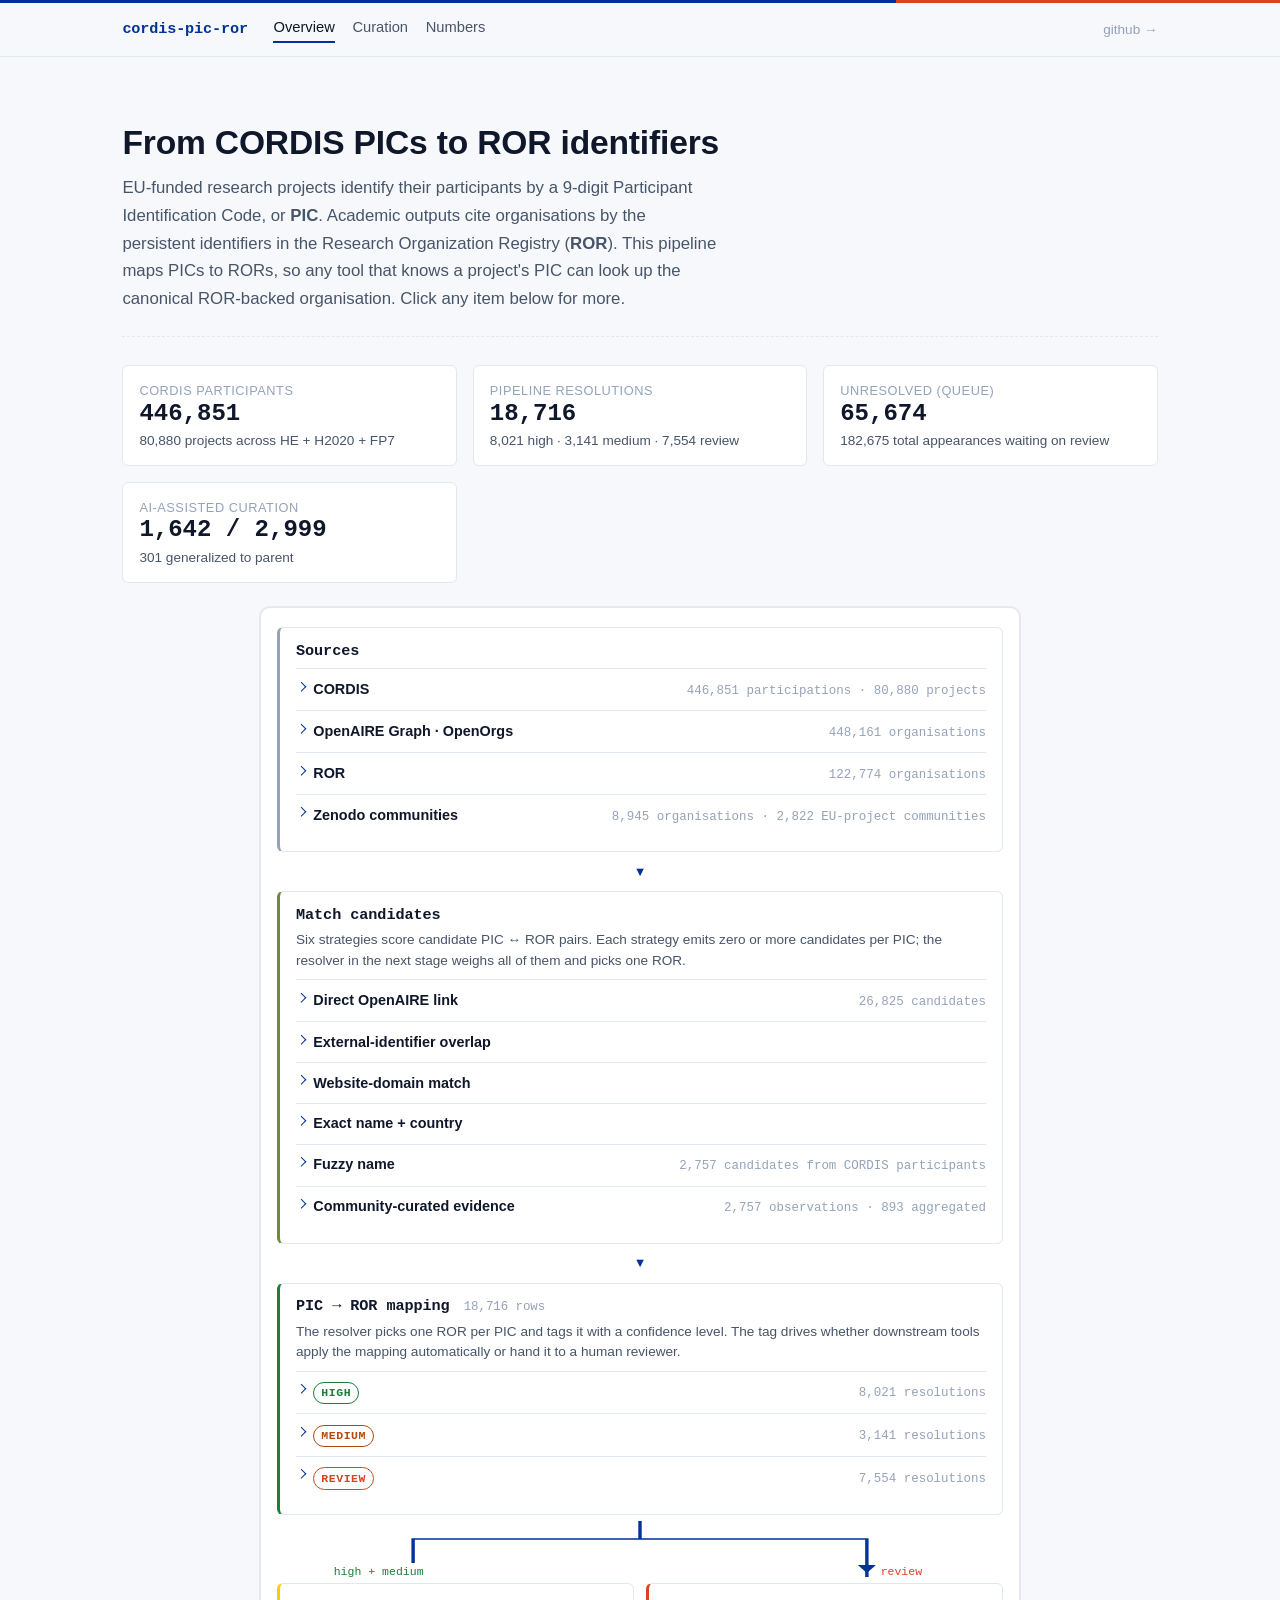
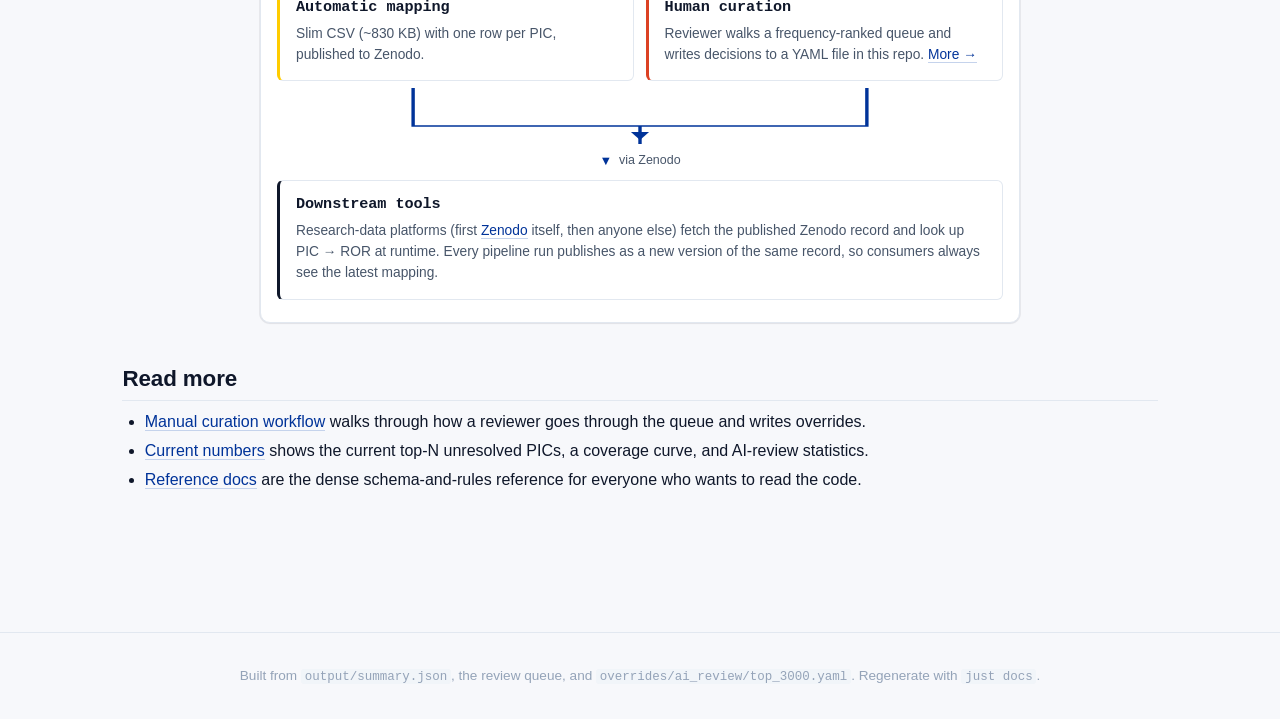
<file: docs/index.html>
<!doctype html>
<html lang="en">
<head>
<meta charset="utf-8">
<meta name="viewport" content="width=device-width, initial-scale=1">
<title>cordis-pic-ror · overview</title>
<meta name="description" content="Map European Commission PIC identifiers to ROR identifiers, so research tools can attach proper organisation affiliations to CORDIS-funded outputs.">
<link rel="stylesheet" href="style.css">
</head>
<body>
<header class="site">
  <div class="inner">
    <a class="brand" href="index.html">cordis-pic-ror</a>
    <nav>
      <a href="index.html">Overview</a>
      <a href="curation.html">Curation</a>
      <a href="data.html">Numbers</a>
    </nav>
    <a class="gh" href="https://github.com/zenodo/cordis-pic-ror" target="_blank" rel="noopener">github →</a>
  </div>
</header>

<main>

<section class="hero">
  <h1>From CORDIS PICs to ROR identifiers</h1>
  <p class="lede">
    EU-funded research projects identify their participants by a 9-digit
    Participant Identification Code, or <strong>PIC</strong>. Academic
    outputs cite organisations by the persistent identifiers in the
    Research Organization Registry (<strong>ROR</strong>). This pipeline
    maps PICs to RORs, so any tool that knows a project's PIC can look up
    the canonical ROR-backed organisation. Click any item below for more.
  </p>
</section>

<div data-stats class="grid-3"></div>

<div class="diagram">

  <section class="d-stage stage-source">
    <h3>Sources</h3>

    <details class="d-item">
      <summary>
        <span class="d-item-name">CORDIS</span>
        <span class="d-item-meta">
          <span data-count="cordis_participants">…</span> participations ·
          <span data-count="cordis_projects">…</span> projects
        </span>
      </summary>
      <p>
        The European Commission's
        <a href="https://cordis.europa.eu/" target="_blank" rel="noopener">CORDIS portal</a>
        publishes XML dumps of EU-funded research projects. Each project
        record lists its participating organisations identified by PIC. The
        pipeline reads three archives covering the major framework
        programmes: Horizon Europe, Horizon 2020, and FP7. CORDIS is the
        source of the participation records the pipeline aims to map.
      </p>
    </details>

    <details class="d-item">
      <summary>
        <span class="d-item-name">OpenAIRE Graph · OpenOrgs</span>
        <span class="d-item-meta">
          <span data-count="openaire_orgs">…</span> organisations
        </span>
      </summary>
      <p>
        OpenAIRE's organisation graph sits on top of
        <a href="https://orgs.openaire.eu/" target="_blank" rel="noopener">OpenOrgs</a>,
        the deduplicated registry that consolidates organisations across
        funder portals (CORDIS, NIH, NSF, and so on) and other sources. Each
        OpenOrgs record carries a stable identifier alongside many external
        IDs (PIC, ROR, GRID, ISNI, Wikidata, Crossref Funder), making it
        the single richest source of evidence for cross-walking PIC to ROR.
        When a record carries both a PIC and a ROR, the linkage can be
        taken directly. The wider
        <a href="https://graph.openaire.eu/" target="_blank" rel="noopener">OpenAIRE Graph</a>
        wraps OpenOrgs in research-output context (publications, datasets,
        software) the pipeline doesn't currently use.
      </p>
    </details>

    <details class="d-item">
      <summary>
        <span class="d-item-name">ROR</span>
        <span class="d-item-meta">
          <span data-count="ror_orgs">…</span> organisations
        </span>
      </summary>
      <p>
        The
        <a href="https://ror.org/" target="_blank" rel="noopener">Research Organization Registry</a>
        is the open registry for research organisations. Each entry has a
        persistent ROR identifier alongside name aliases, websites,
        country, and external IDs. ROR is the destination format every
        mapping points at.
      </p>
    </details>

    <details class="d-item">
      <summary>
        <span class="d-item-name">Zenodo communities</span>
        <span class="d-item-meta">
          <span data-count="community_orgs">…</span> organisations ·
          <span data-count="community_awards">…</span> EU-project communities
        </span>
      </summary>
      <p>
        <a href="https://zenodo.org/" target="_blank" rel="noopener">Zenodo</a>
        communities are curated collections of research records, often
        organised by funded project. Some EU-project communities maintain
        organisation metadata for their participants, recording PIC and ROR
        side by side. The pipeline uses this as supporting evidence when
        other strategies are uncertain.
      </p>
    </details>
  </section>

  <div class="d-arrow"><span class="d-arrow-glyph">▼</span></div>

  <section class="d-stage stage-derive">
    <h3>Match candidates</h3>
    <p class="d-stage-intro">
      Six strategies score candidate PIC&nbsp;↔&nbsp;ROR pairs. Each strategy
      emits zero or more candidates per PIC; the resolver in the next stage
      weighs all of them and picks one ROR.
    </p>

    <details class="d-item">
      <summary>
        <span class="d-item-name">Direct OpenAIRE link</span>
        <span class="d-item-meta">
          <span data-count="openaire_pic_ror_matches">…</span> candidates
        </span>
      </summary>
      <p>
        When an OpenOrgs record carries both a PIC and a ROR, the pipeline
        takes the linkage directly. OpenOrgs has already done the matching
        work, so this is the strongest signal available. Most
        high-confidence resolutions come from this strategy.
      </p>
    </details>

    <details class="d-item">
      <summary>
        <span class="d-item-name">External-identifier overlap</span>
      </summary>
      <p>
        OpenOrgs records often carry GRID, ISNI, Wikidata, or
        Crossref-Funder identifiers alongside a PIC. ROR records carry the
        same external IDs. When the two sides reference an identical
        external identifier, the organisations are the same; the pipeline
        pulls the matching ROR through that shared id.
      </p>
    </details>

    <details class="d-item">
      <summary>
        <span class="d-item-name">Website-domain match</span>
      </summary>
      <p>
        ROR records list each organisation's primary domain. CORDIS
        participant rows include a website URL. When the two domains match
        (e.g. <code>cnrs.fr</code>), it's strong evidence the participant is
        the same organisation as the ROR record. Ambiguous domains
        (university portals shared across faculties, generic provider
        domains) are filtered out.
      </p>
    </details>

    <details class="d-item">
      <summary>
        <span class="d-item-name">Exact name + country</span>
      </summary>
      <p>
        The normalised legal name plus country code uniquely identifies
        many organisations. The pipeline normalises capitalisation, strips
        legal-form suffixes (SA, GmbH, Ltd), and matches against ROR's name
        and alias fields. When a single ROR org in the right country
        matches the normalised CORDIS name, it's a confident match.
      </p>
    </details>

    <details class="d-item">
      <summary>
        <span class="d-item-name">Fuzzy name</span>
        <span class="d-item-meta">
          <span data-count="participant_pic_ror_matches">…</span> candidates from CORDIS participants
        </span>
      </summary>
      <p>
        For names that don't match exactly, the pipeline uses
        <a href="https://github.com/rapidfuzz/RapidFuzz" target="_blank" rel="noopener">RapidFuzz</a>
        to score similarity (token-sort, token-set, partial-ratio) within
        the same country. A high similarity threshold keeps false positives
        down, but fuzzy matches are still tagged for human review by
        default. They handle typos, language variants, and abbreviated
        legal forms that the exact-match strategy misses.
      </p>
    </details>

    <details class="d-item">
      <summary>
        <span class="d-item-name">Community-curated evidence</span>
        <span class="d-item-meta">
          <span data-count="community_pic_ror_observations">…</span> observations ·
          <span data-count="community_pic_ror_matches">…</span> aggregated
        </span>
      </summary>
      <p>
        Some Zenodo communities maintain organisation metadata for their EU
        projects, including PIC and ROR. When a community has explicitly
        matched a PIC to a ROR, the pipeline counts that as supporting
        evidence. A single community linkage is weak on its own (one
        curator's opinion). Multiple independent communities agreeing on
        the same PIC&nbsp;↔&nbsp;ROR is strong.
      </p>
    </details>
  </section>

  <div class="d-arrow"><span class="d-arrow-glyph">▼</span></div>

  <section class="d-stage stage-resolve">
    <h3>PIC → ROR mapping <span class="d-count-inline"><span data-count="pic_ror_resolutions">…</span> rows</span></h3>
    <p class="d-stage-intro">
      The resolver picks one ROR per PIC and tags it with a confidence
      level. The tag drives whether downstream tools apply the mapping
      automatically or hand it to a human reviewer.
    </p>

    <details class="d-item">
      <summary>
        <span class="d-item-name"><span class="pill high">high</span></span>
        <span class="d-item-meta"><span data-conf="high">…</span> resolutions</span>
      </summary>
      <p>
        OpenOrgs already links the PIC to exactly one ROR (most of these),
        or a community match agrees with another strategy on the same ROR.
        Applied automatically.
      </p>
      <p class="d-strategies">
        <span class="d-strategies-label">From</span>
        <span class="tag">Direct OpenAIRE link</span>
        <span class="tag">Community + another match</span>
      </p>
    </details>

    <details class="d-item">
      <summary>
        <span class="d-item-name"><span class="pill medium">medium</span></span>
        <span class="d-item-meta"><span data-conf="medium">…</span> resolutions</span>
      </summary>
      <p>
        Two strategies pick the same ROR (for example website domain and
        exact name both point at one ROR), or OpenOrgs has several
        candidate RORs and another strategy picks one of them. Applied
        automatically; worth spot-checking when you care about a specific
        organisation.
      </p>
      <p class="d-strategies">
        <span class="d-strategies-label">From combinations of</span>
        <span class="tag">Website-domain match</span>
        <span class="tag">Exact name + country</span>
        <span class="tag">External-identifier overlap</span>
        <span class="tag">Fuzzy name</span>
      </p>
    </details>

    <details class="d-item">
      <summary>
        <span class="d-item-name"><span class="pill review">review</span></span>
        <span class="d-item-meta"><span data-conf="review">…</span> resolutions</span>
      </summary>
      <p>
        Only one strategy fired, with nothing else backing it up. The
        match is plausible but it's a single signal, so it's
        <strong>not</strong> applied automatically; held back for a human.
      </p>
      <p class="d-strategies">
        <span class="d-strategies-label">From a single</span>
        <span class="tag">Website-domain match</span>
        <span class="tag">Exact name + country</span>
        <span class="tag">Fuzzy name</span>
        <span class="tag">Community-curated evidence</span>
      </p>
    </details>
  </section>

  <div class="d-fork" aria-hidden="true">
    <svg viewBox="0 0 320 56" preserveAspectRatio="none">
      <path d="M 160 0 V 18 M 160 18 H 60 V 56 M 160 18 H 260 V 56" />
      <polygon points="60,52 56,44 64,44" />
      <polygon points="260,52 256,44 264,44" />
    </svg>
    <span class="d-fork-label d-fork-left">high + medium</span>
    <span class="d-fork-label d-fork-right">review</span>
  </div>

  <div class="d-row">
    <section class="d-stage stage-publish">
      <h3>Automatic mapping</h3>
      <p class="d-mini">
        Slim CSV (~830 KB) with one row per PIC, published to Zenodo.
      </p>
    </section>

    <section class="d-stage stage-curation">
      <h3>Human curation</h3>
      <p class="d-mini">
        Reviewer walks a frequency-ranked queue and writes decisions to a
        YAML file in this repo. <a href="curation.html">More →</a>
      </p>
    </section>
  </div>

  <div class="d-merge" aria-hidden="true">
    <svg viewBox="0 0 320 56" preserveAspectRatio="none">
      <path d="M 60 0 V 38 H 260 V 0 M 160 38 V 56" />
      <polygon points="160,52 156,44 164,44" />
    </svg>
  </div>

  <div class="d-arrow"><span class="d-arrow-glyph">▼</span><span class="d-arrow-label">via Zenodo</span></div>

  <section class="d-stage stage-consumer">
    <h3>Downstream tools</h3>
    <p class="d-mini">
      Research-data platforms (first
      <a href="https://zenodo.org/" target="_blank" rel="noopener">Zenodo</a>
      itself, then anyone else) fetch the published Zenodo record and look
      up PIC&nbsp;→&nbsp;ROR at runtime. Every pipeline run publishes as a
      new version of the same record, so consumers always see the latest
      mapping.
    </p>
  </section>

</div><!-- /.diagram -->


<h2>Read more</h2>
<ul>
  <li><a href="curation.html">Manual curation workflow</a> walks through how
    a reviewer goes through the queue and writes overrides.</li>
  <li><a href="data.html">Current numbers</a> shows the current top-N
    unresolved PICs, a coverage curve, and AI-review statistics.</li>
  <li><a href="organizations-pipeline.md">Reference docs</a> are the dense
    schema-and-rules reference for everyone who wants to read the code.</li>
</ul>

</main>

<footer class="site">
  Built from <code>output/summary.json</code>, the review queue, and
  <code>overrides/ai_review/top_3000.yaml</code>. Regenerate with
  <code>just docs</code>.
</footer>

<script src="data.js"></script>
<script src="script.js"></script>
</body>
</html>
</file>
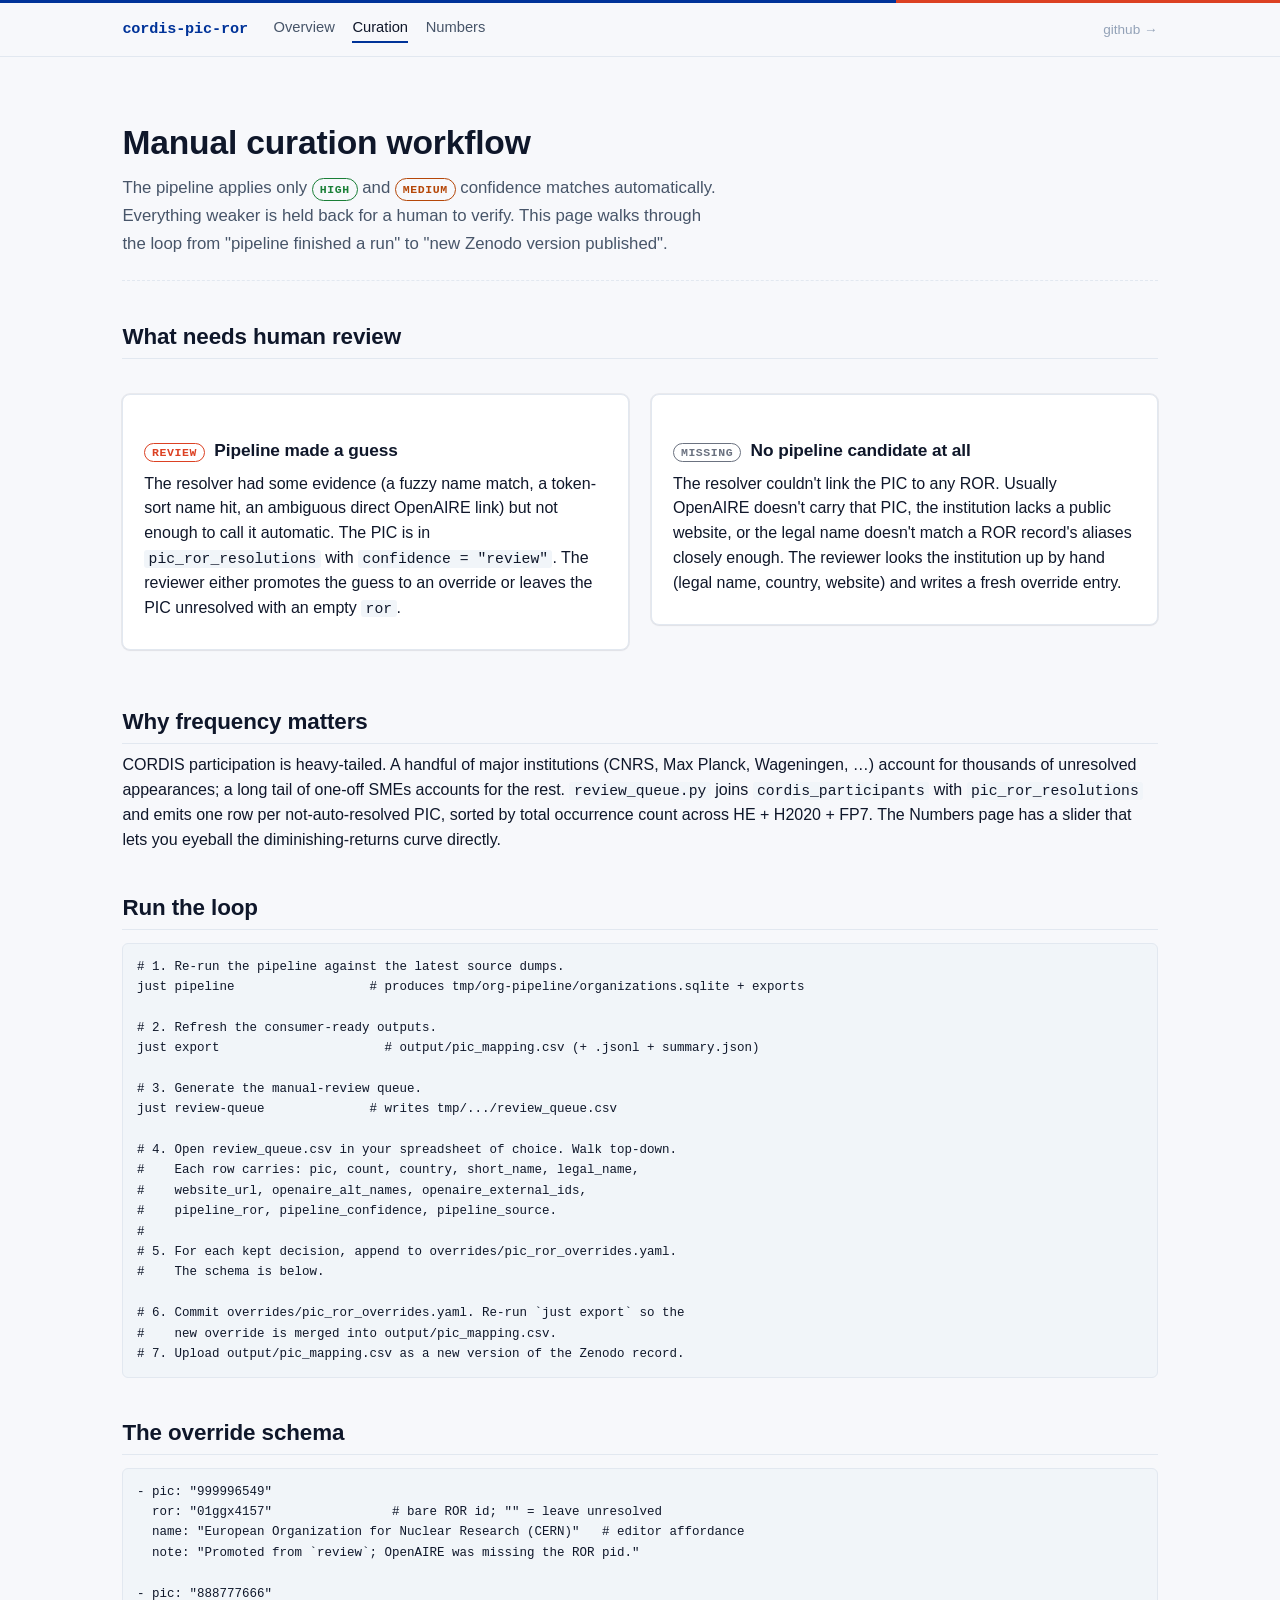
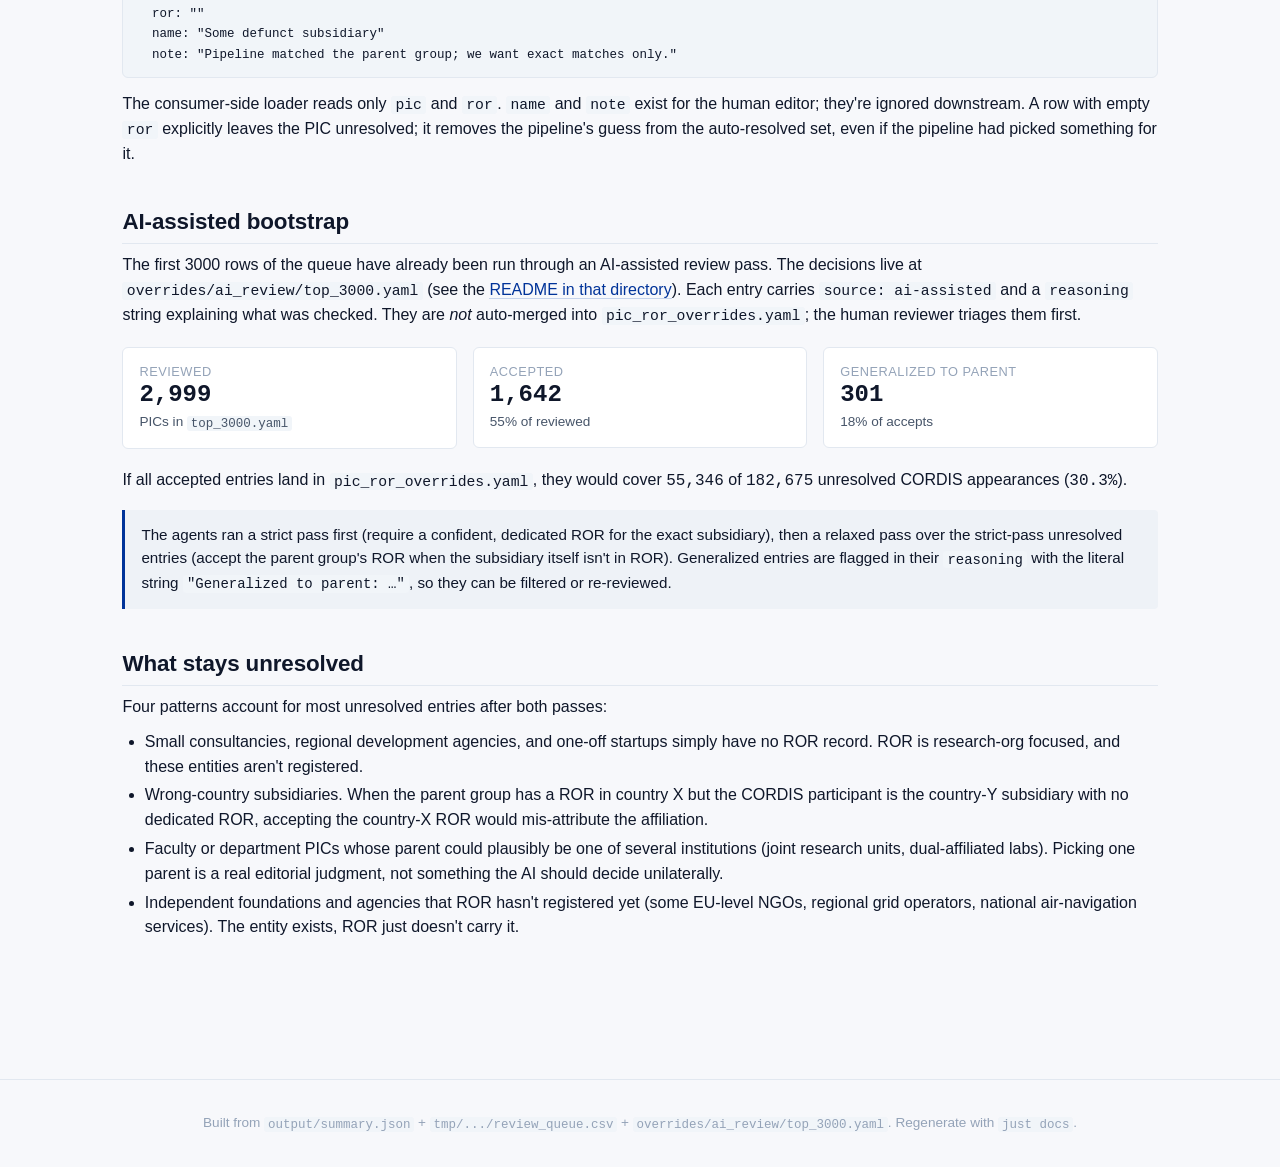
<file: docs/curation.html>
<!doctype html>
<html lang="en">
<head>
<meta charset="utf-8">
<meta name="viewport" content="width=device-width, initial-scale=1">
<title>cordis-pic-ror · curation workflow</title>
<link rel="stylesheet" href="style.css">
</head>
<body>
<header class="site">
  <div class="inner">
    <a class="brand" href="index.html">cordis-pic-ror</a>
    <nav>
      <a href="index.html">Overview</a>
      <a href="curation.html">Curation</a>
      <a href="data.html">Numbers</a>
    </nav>
    <a class="gh" href="https://github.com/zenodo/cordis-pic-ror" target="_blank" rel="noopener">github →</a>
  </div>
</header>

<main>

<section class="hero">
  <h1>Manual curation workflow</h1>
  <p class="lede">
    The pipeline applies only <span class="pill high">high</span> and
    <span class="pill medium">medium</span> confidence matches automatically.
    Everything weaker is held back for a human to verify. This page walks
    through the loop from "pipeline finished a run" to "new Zenodo version
    published".
  </p>
</section>

<h2>What needs human review</h2>
<div class="grid-2">
  <div class="card">
    <h3><span class="pill review">review</span> &nbsp;Pipeline made a guess</h3>
    <p>
      The resolver had some evidence (a fuzzy name match, a token-sort name
      hit, an ambiguous direct OpenAIRE link) but not enough to call it
      automatic. The PIC is in <code>pic_ror_resolutions</code> with
      <code>confidence = "review"</code>. The reviewer either promotes the
      guess to an override or leaves the PIC unresolved with an empty
      <code>ror</code>.
    </p>
  </div>
  <div class="card">
    <h3><span class="pill skip">missing</span> &nbsp;No pipeline candidate at all</h3>
    <p>
      The resolver couldn't link the PIC to any ROR. Usually OpenAIRE
      doesn't carry that PIC, the institution lacks a public website, or
      the legal name doesn't match a ROR record's aliases closely enough.
      The reviewer looks the institution up by hand (legal name, country,
      website) and writes a fresh override entry.
    </p>
  </div>
</div>

<h2>Why frequency matters</h2>
<p>
  CORDIS participation is heavy-tailed. A handful of major institutions
  (CNRS, Max Planck, Wageningen, …) account for thousands of unresolved
  appearances; a long tail of one-off SMEs accounts for the rest.
  <code>review_queue.py</code> joins <code>cordis_participants</code> with
  <code>pic_ror_resolutions</code> and emits one row per
  not-auto-resolved PIC, sorted by total occurrence count across HE +
  H2020 + FP7. The Numbers page has a slider that lets you eyeball the
  diminishing-returns curve directly.
</p>

<h2>Run the loop</h2>
<pre><code># 1. Re-run the pipeline against the latest source dumps.
just pipeline                  # produces tmp/org-pipeline/organizations.sqlite + exports

# 2. Refresh the consumer-ready outputs.
just export                      # output/pic_mapping.csv (+ .jsonl + summary.json)

# 3. Generate the manual-review queue.
just review-queue              # writes tmp/.../review_queue.csv

# 4. Open review_queue.csv in your spreadsheet of choice. Walk top-down.
#    Each row carries: pic, count, country, short_name, legal_name,
#    website_url, openaire_alt_names, openaire_external_ids,
#    pipeline_ror, pipeline_confidence, pipeline_source.
#
# 5. For each kept decision, append to overrides/pic_ror_overrides.yaml.
#    The schema is below.

# 6. Commit overrides/pic_ror_overrides.yaml. Re-run `just export` so the
#    new override is merged into output/pic_mapping.csv.
# 7. Upload output/pic_mapping.csv as a new version of the Zenodo record.</code></pre>

<h2>The override schema</h2>
<pre><code>- pic: "999996549"
  ror: "01ggx4157"                # bare ROR id; "" = leave unresolved
  name: "European Organization for Nuclear Research (CERN)"   # editor affordance
  note: "Promoted from `review`; OpenAIRE was missing the ROR pid."

- pic: "888777666"
  ror: ""
  name: "Some defunct subsidiary"
  note: "Pipeline matched the parent group; we want exact matches only."</code></pre>
<p>
  The consumer-side loader reads only <code>pic</code> and <code>ror</code>.
  <code>name</code> and <code>note</code> exist for the human editor; they're
  ignored downstream. A row with empty <code>ror</code> explicitly leaves
  the PIC unresolved; it removes the pipeline's guess from the auto-resolved
  set, even if the pipeline had picked something for it.
</p>

<h2>AI-assisted bootstrap</h2>
<p>
  The first 3000 rows of the queue have already been run through an
  AI-assisted review pass. The decisions live at
  <code>overrides/ai_review/top_3000.yaml</code> (see the
  <a href="https://github.com/zenodo/cordis-pic-ror/tree/main/overrides/ai_review">README in that directory</a>).
  Each entry carries <code>source: ai-assisted</code> and a
  <code>reasoning</code> string explaining what was checked. They are
  <em>not</em> auto-merged into <code>pic_ror_overrides.yaml</code>; the
  human reviewer triages them first.
</p>
<div data-ai-review></div>
<div class="callout">
  The agents ran a strict pass first (require a confident, dedicated ROR
  for the exact subsidiary), then a relaxed pass over the strict-pass
  unresolved entries (accept the parent group's ROR when the subsidiary
  itself isn't in ROR). Generalized entries are flagged in their
  <code>reasoning</code> with the literal string
  <code>"Generalized to parent: …"</code>, so they can be filtered or
  re-reviewed.
</div>

<h2>What stays unresolved</h2>
<p>Four patterns account for most unresolved entries after both passes:</p>
<ul>
  <li>
    Small consultancies, regional development agencies, and one-off
    startups simply have no ROR record. ROR is research-org focused, and
    these entities aren't registered.
  </li>
  <li>
    Wrong-country subsidiaries. When the parent group has a ROR in country
    X but the CORDIS participant is the country-Y subsidiary with no
    dedicated ROR, accepting the country-X ROR would mis-attribute the
    affiliation.
  </li>
  <li>
    Faculty or department PICs whose parent could plausibly be one of
    several institutions (joint research units, dual-affiliated labs).
    Picking one parent is a real editorial judgment, not something the AI
    should decide unilaterally.
  </li>
  <li>
    Independent foundations and agencies that ROR hasn't registered yet
    (some EU-level NGOs, regional grid operators, national
    air-navigation services). The entity exists, ROR just doesn't carry
    it.
  </li>
</ul>

</main>

<footer class="site">
  Built from <code>output/summary.json</code> + <code>tmp/.../review_queue.csv</code> +
  <code>overrides/ai_review/top_3000.yaml</code>.
  Regenerate with <code>just docs</code>.
</footer>

<script src="data.js"></script>
<script src="script.js"></script>
</body>
</html>
</file>
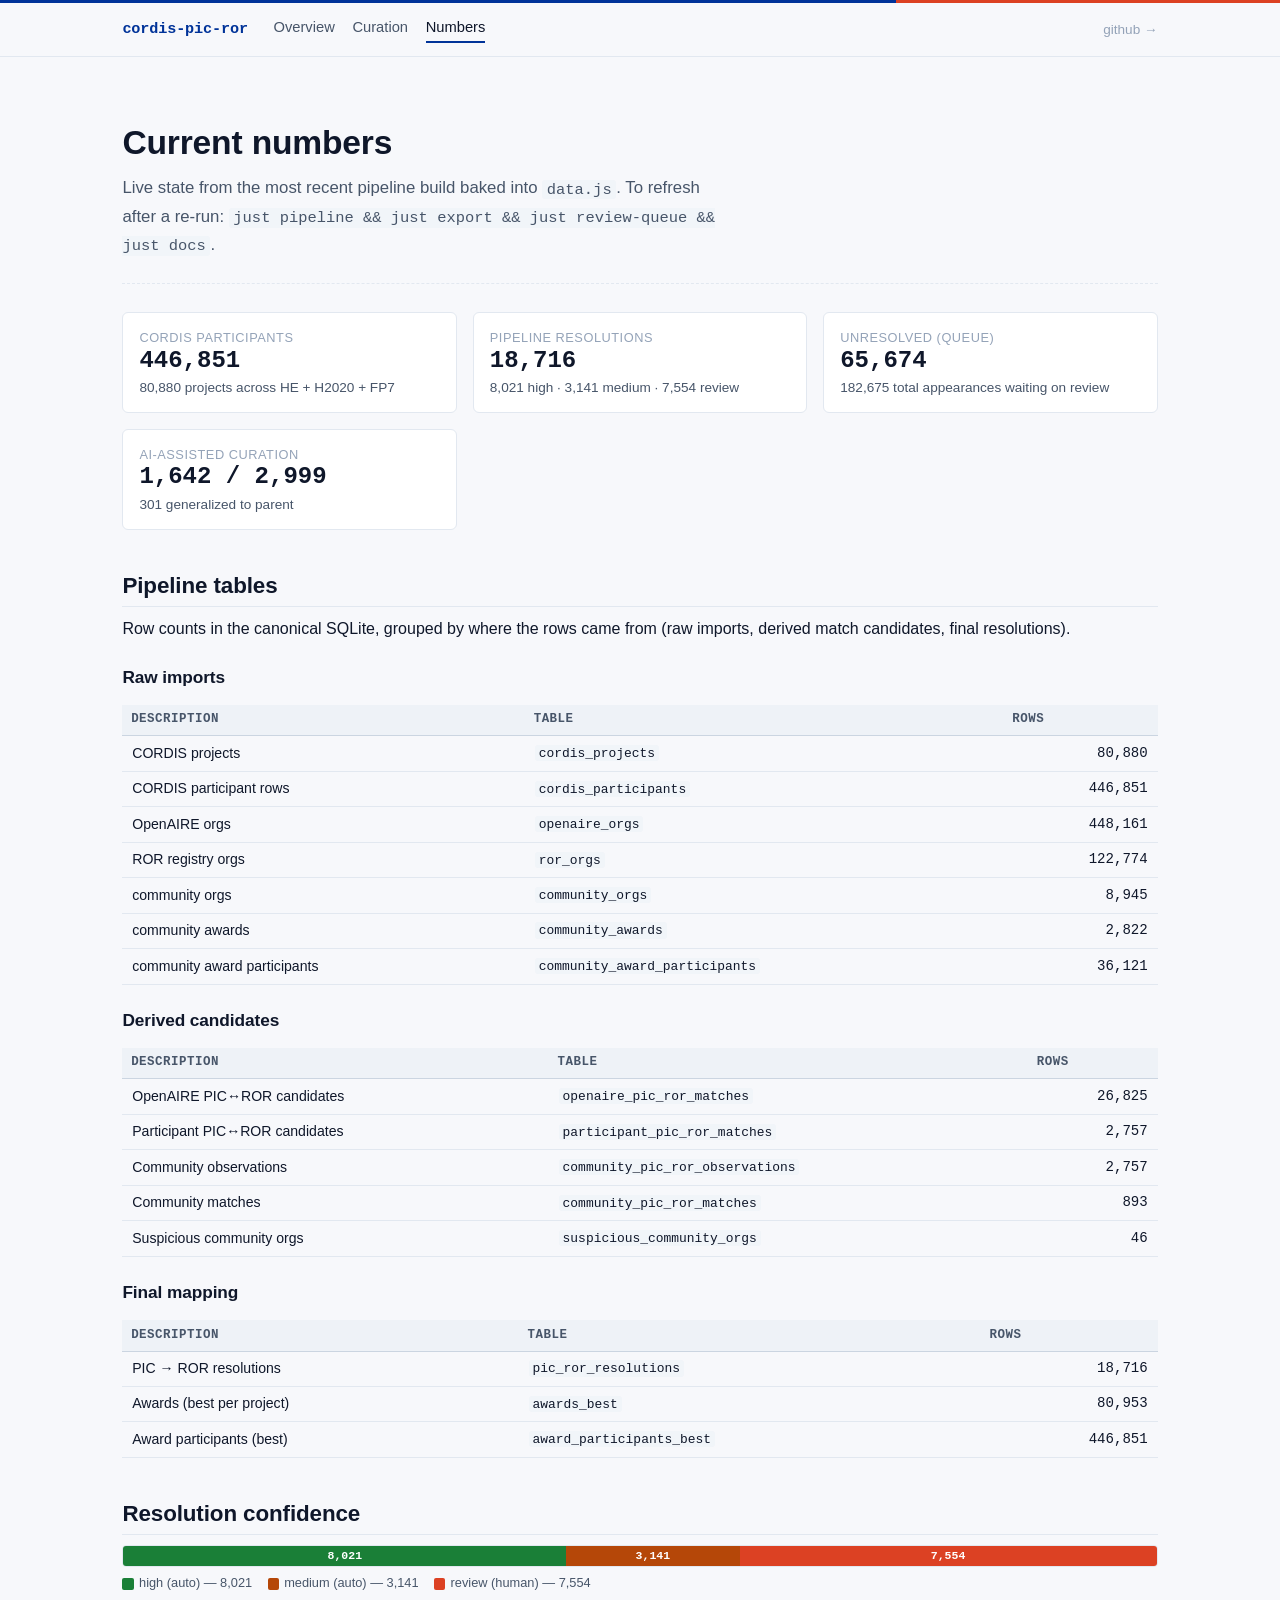
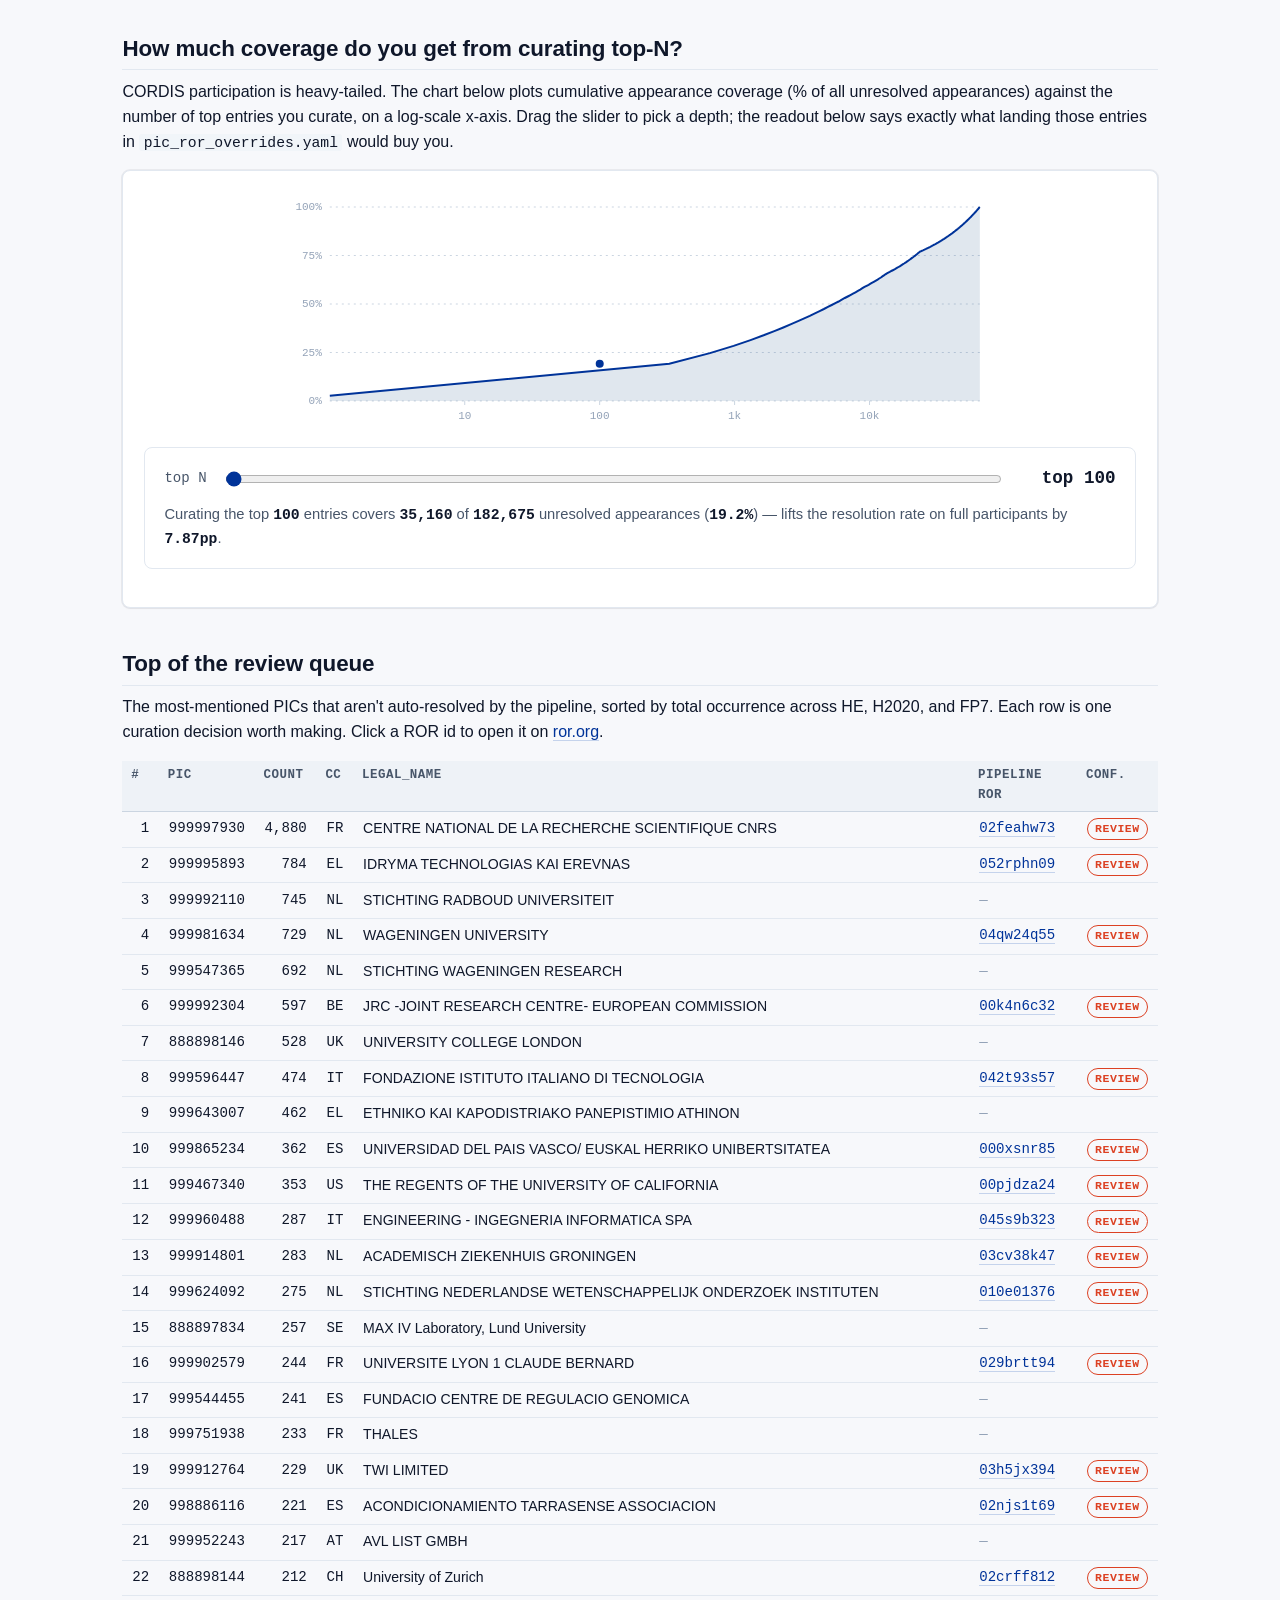
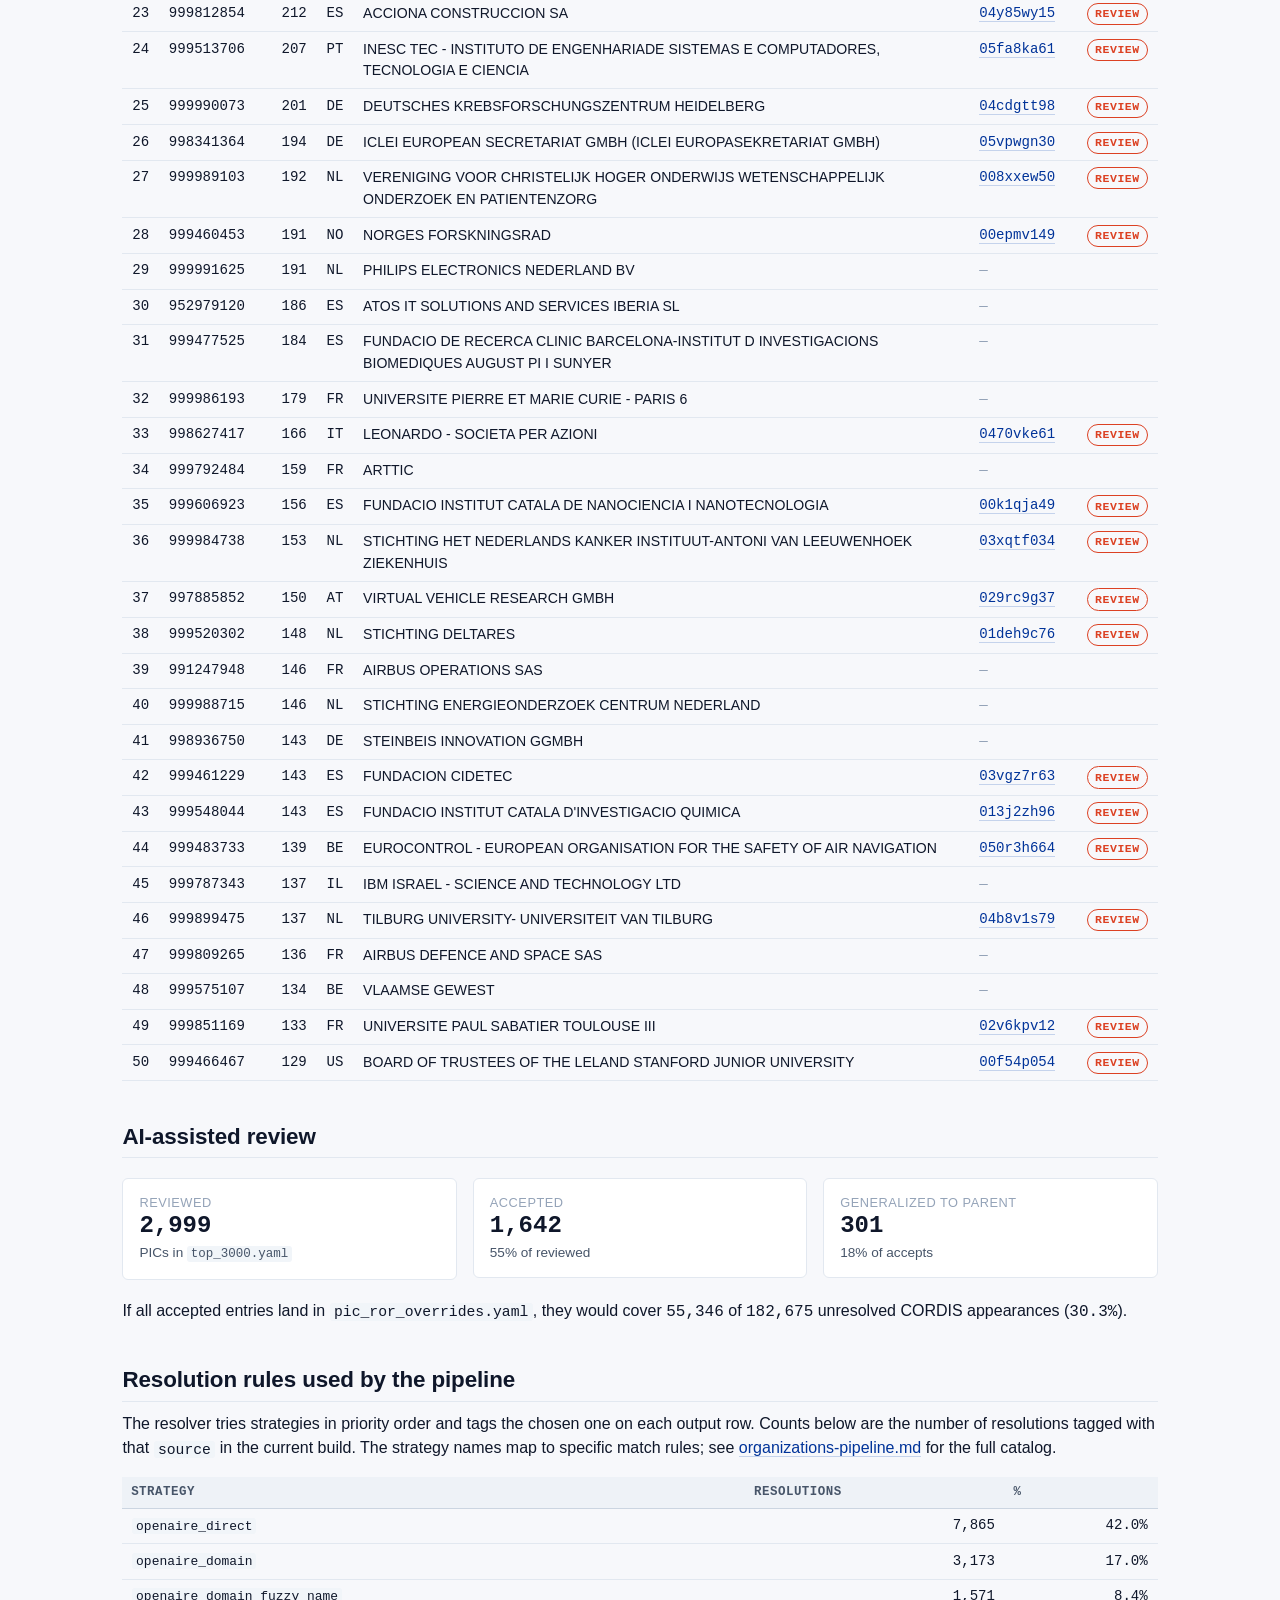
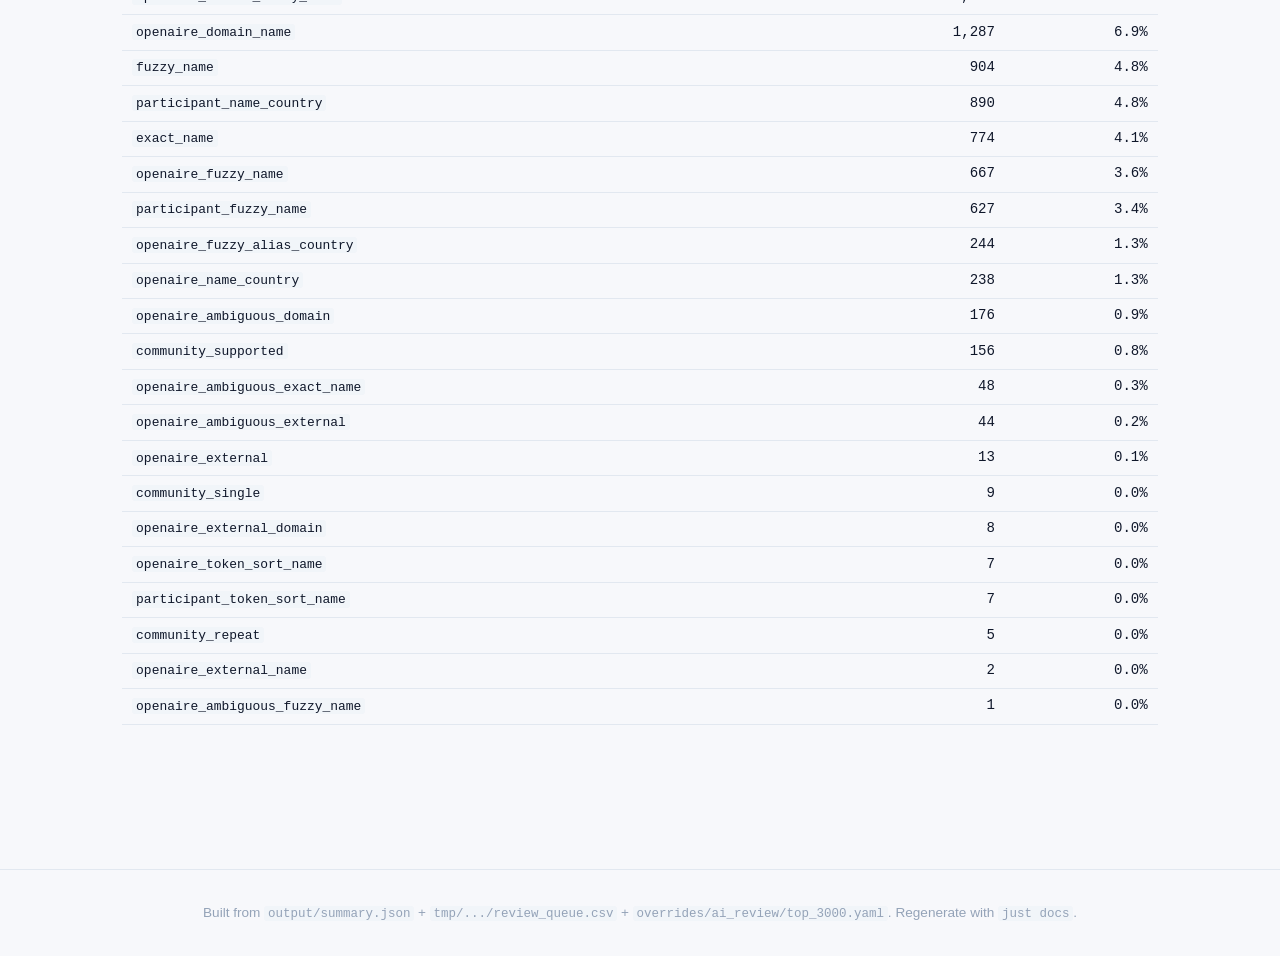
<file: docs/data.html>
<!doctype html>
<html lang="en">
<head>
<meta charset="utf-8">
<meta name="viewport" content="width=device-width, initial-scale=1">
<title>cordis-pic-ror · current numbers</title>
<link rel="stylesheet" href="style.css">
</head>
<body>
<header class="site">
  <div class="inner">
    <a class="brand" href="index.html">cordis-pic-ror</a>
    <nav>
      <a href="index.html">Overview</a>
      <a href="curation.html">Curation</a>
      <a href="data.html">Numbers</a>
    </nav>
    <a class="gh" href="https://github.com/zenodo/cordis-pic-ror" target="_blank" rel="noopener">github →</a>
  </div>
</header>

<main>

<section class="hero">
  <h1>Current numbers</h1>
  <p class="lede">
    Live state from the most recent pipeline build baked into
    <code>data.js</code>. To refresh after a re-run:
    <code>just pipeline &amp;&amp; just export &amp;&amp; just review-queue &amp;&amp; just docs</code>.
  </p>
</section>

<div data-stats class="grid-3"></div>

<h2>Pipeline tables</h2>
<p>
  Row counts in the canonical SQLite, grouped by where the rows came from
  (raw imports, derived match candidates, final resolutions).
</p>
<div data-table-counts></div>

<h2>Resolution confidence</h2>
<div data-confidence-bar></div>

<h2>How much coverage do you get from curating top-N?</h2>
<p>
  CORDIS participation is heavy-tailed. The chart below plots cumulative
  appearance coverage (% of all unresolved appearances) against the number
  of top entries you curate, on a log-scale x-axis. Drag the slider to
  pick a depth; the readout below says exactly what landing those entries
  in <code>pic_ror_overrides.yaml</code> would buy you.
</p>

<div class="card">
  <svg data-coverage-chart class="chart"></svg>
  <div class="slider-block" style="margin-top:1rem;">
    <label>
      <span>top N</span>
      <input type="range" data-coverage-slider min="1" max="1000" value="100">
      <span class="readout" data-coverage-readout>top 100</span>
    </label>
    <div class="summary" data-coverage-summary></div>
  </div>
</div>

<h2>Top of the review queue</h2>
<p>
  The most-mentioned PICs that aren't auto-resolved by the pipeline,
  sorted by total occurrence across HE, H2020, and FP7. Each row is one
  curation decision worth making. Click a ROR id to open it on
  <a href="https://ror.org">ror.org</a>.
</p>
<div data-top-table></div>

<h2>AI-assisted review</h2>
<div data-ai-review></div>

<h2>Resolution rules used by the pipeline</h2>
<p>
  The resolver tries strategies in priority order and tags the chosen one
  on each output row. Counts below are the number of resolutions tagged
  with that <code>source</code> in the current build. The strategy names
  map to specific match rules; see
  <a href="organizations-pipeline.md">organizations-pipeline.md</a> for the
  full catalog.
</p>
<div data-source-table></div>

</main>

<footer class="site">
  Built from <code>output/summary.json</code> + <code>tmp/.../review_queue.csv</code> +
  <code>overrides/ai_review/top_3000.yaml</code>.
  Regenerate with <code>just docs</code>.
</footer>

<script src="data.js"></script>
<script src="script.js"></script>
<script>
// Page-specific renderers (table_counts + source_table) live here so they
// stay close to the markup that needs them.
(function () {
  function fmt(n) { return Number(n).toLocaleString("en-US"); }

  function renderTableCounts() {
    const root = document.querySelector("[data-table-counts]");
    if (!root) return;
    const tc = (window.DATA && window.DATA.summary && window.DATA.summary.table_counts) || {};
    const groups = [
      {
        title: "Raw imports",
        keys: [
          ["cordis_projects", "CORDIS projects"],
          ["cordis_participants", "CORDIS participant rows"],
          ["openaire_orgs", "OpenAIRE orgs"],
          ["ror_orgs", "ROR registry orgs"],
          ["community_orgs", "community orgs"],
          ["community_awards", "community awards"],
          ["community_award_participants", "community award participants"]
        ]
      },
      {
        title: "Derived candidates",
        keys: [
          ["openaire_pic_ror_matches", "OpenAIRE PIC↔ROR candidates"],
          ["participant_pic_ror_matches", "Participant PIC↔ROR candidates"],
          ["community_pic_ror_observations", "Community observations"],
          ["community_pic_ror_matches", "Community matches"],
          ["suspicious_community_orgs", "Suspicious community orgs"]
        ]
      },
      {
        title: "Final mapping",
        keys: [
          ["pic_ror_resolutions", "PIC → ROR resolutions"],
          ["awards_best", "Awards (best per project)"],
          ["award_participants_best", "Award participants (best)"]
        ]
      }
    ];
    const html = groups.map(g => {
      const rows = g.keys
        .filter(([k]) => tc[k] != null)
        .map(([k, label]) =>
          "<tr><td class=name>" + label + "</td><td><code>" + k + "</code></td>" +
          "<td class=num>" + fmt(tc[k]) + "</td></tr>"
        ).join("");
      if (!rows) return "";
      return "<h3>" + g.title + "</h3>" +
        "<table class=data><thead><tr><th>Description</th><th>Table</th><th class=num>Rows</th></tr></thead>" +
        "<tbody>" + rows + "</tbody></table>";
    }).join("");
    root.innerHTML = html || '<p class="muted small">No table counts found in summary.json.</p>';
  }

  function renderSourceTable() {
    const root = document.querySelector("[data-source-table]");
    if (!root) return;
    const src = (window.DATA && window.DATA.summary && window.DATA.summary.resolution_source) || {};
    const entries = Object.entries(src).sort((a, b) => b[1] - a[1]);
    if (!entries.length) {
      root.innerHTML = '<p class="muted small">No resolution_source counts in summary.json.</p>';
      return;
    }
    const total = entries.reduce((acc, [, n]) => acc + n, 0);
    root.innerHTML =
      "<table class=data><thead><tr><th>Strategy</th><th class=num>Resolutions</th><th class=num>%</th></tr></thead><tbody>" +
      entries.map(([k, n]) =>
        "<tr><td><code>" + k + "</code></td>" +
        "<td class=num>" + fmt(n) + "</td>" +
        "<td class=num muted>" + ((n / total) * 100).toFixed(1) + "%</td></tr>"
      ).join("") +
      "</tbody></table>";
  }

  document.addEventListener("DOMContentLoaded", () => {
    renderTableCounts();
    renderSourceTable();
  });
})();
</script>
</body>
</html>
</file>
<file: docs/style.css>
/* cordis-pic-ror docs site
 *
 * Palette: EU Reflex Blue (#003399) as primary, ROR coral (#dc4123) for
 * secondary / review accents, EU yellow (#ffcc00) sparingly for highlights.
 * Cool whites and slate grays everywhere else. Vanilla CSS, no build step,
 * no network fonts.
 */

:root {
  --bg: #f7f8fb;
  --bg-elev: #ffffff;
  --bg-soft: #eef2f7;
  --ink: #0f172a;
  --ink-soft: #475569;
  --ink-muted: #94a3b8;

  /* EU Reflex Blue — primary action / link color. */
  --accent: #003399;
  --accent-hover: #00257a;
  --accent-soft: #c5d3ec;
  --accent-bg: #eaf0fb;

  /* ROR coral — secondary accent + "review" status. */
  --accent-2: #dc4123;
  --accent-2-soft: #fce0d9;

  /* EU yellow — sparing highlight (used on "high" pill, callouts). */
  --highlight: #ffcc00;
  --highlight-soft: #fff5b2;

  /* Status. */
  --good: #1a7f37;     /* high confidence / accept */
  --warn: #b54708;     /* medium */
  --bad: #dc4123;      /* review (matches ROR coral) */
  --grey: #6b7280;

  --border: #cbd5e1;
  --border-soft: #e2e8f0;
  --code-bg: #f1f5f9;
  --shadow: 0 1px 2px rgba(15, 23, 42, 0.04), 0 0 0 1px rgba(15, 23, 42, 0.06);

  --font-sans: ui-sans-serif, -apple-system, BlinkMacSystemFont, "Segoe UI",
    Roboto, "Helvetica Neue", Arial, sans-serif;
  --font-mono: "Berkeley Mono", "SF Mono", Menlo, Consolas, "Liberation Mono",
    monospace;
}

* { box-sizing: border-box; }

html, body {
  margin: 0;
  background: var(--bg);
  color: var(--ink);
  font-family: var(--font-sans);
  font-size: 16px;
  line-height: 1.55;
  -webkit-font-smoothing: antialiased;
}

a { color: var(--accent); text-decoration: none; border-bottom: 1px solid var(--accent-soft); }
a:hover { border-bottom-color: var(--accent); }

code, pre, .mono { font-family: var(--font-mono); }
code { background: var(--code-bg); padding: 0.05em 0.3em; border-radius: 3px; font-size: 0.92em; }
pre {
  background: var(--code-bg);
  border: 1px solid var(--border-soft);
  border-radius: 6px;
  padding: 0.9em 1em;
  overflow-x: auto;
  font-size: 0.85em;
  line-height: 1.5;
}
pre code { background: transparent; padding: 0; }

h1, h2, h3, h4 { font-weight: 600; line-height: 1.25; letter-spacing: -0.005em; }
h1 { font-size: 2.1rem; margin: 0 0 0.4em; }
h2 { font-size: 1.4rem; margin: 2.6rem 0 0.6rem; padding-bottom: 0.3em; border-bottom: 1px solid var(--border-soft); }
h3 { font-size: 1.08rem; margin: 1.6rem 0 0.4rem; color: var(--ink); }
h4 { font-size: 0.95rem; margin: 1.2rem 0 0.3rem; color: var(--ink-soft); text-transform: uppercase; letter-spacing: 0.04em; }

p { margin: 0.6em 0; }
ul, ol { margin: 0.5em 0 0.7em; padding-left: 1.4em; }
li { margin: 0.25em 0; }
hr { border: none; border-top: 1px solid var(--border-soft); margin: 2.4rem 0; }

/* ---------------- Layout ---------------- */

header.site {
  position: sticky;
  top: 0;
  background: rgba(247, 248, 251, 0.94);
  backdrop-filter: saturate(140%) blur(6px);
  border-bottom: 1px solid var(--border-soft);
  z-index: 50;
}
/* EU-style narrow blue stripe at the very top — recognisable institutional cue. */
header.site::before {
  content: "";
  display: block;
  height: 3px;
  background: linear-gradient(
    90deg,
    var(--accent) 0%,
    var(--accent) 70%,
    var(--accent-2) 70%,
    var(--accent-2) 100%
  );
}
header.site .inner {
  max-width: 1080px;
  margin: 0 auto;
  padding: 0.8rem 1.4rem;
  display: flex;
  align-items: center;
  gap: 1.6rem;
  flex-wrap: wrap;
}
header.site .brand {
  font-family: var(--font-mono);
  font-weight: 600;
  letter-spacing: -0.01em;
  border-bottom: none;
  color: var(--accent);
  font-size: 0.95rem;
}
header.site nav { display: flex; gap: 1.1rem; flex: 1; }
header.site nav a {
  border-bottom: 2px solid transparent;
  padding-bottom: 0.15em;
  color: var(--ink-soft);
  font-size: 0.92rem;
}
header.site nav a:hover { color: var(--ink); border-bottom-color: var(--border); }
header.site nav a.active { color: var(--ink); border-bottom-color: var(--accent); }
header.site .gh {
  font-size: 0.85rem;
  color: var(--ink-muted);
  border-bottom: none;
}

main {
  max-width: 1080px;
  margin: 0 auto;
  padding: 2.6rem 1.4rem 4rem;
}

footer.site {
  border-top: 1px solid var(--border-soft);
  padding: 2rem 1.4rem;
  margin-top: 4rem;
  text-align: center;
  color: var(--ink-muted);
  font-size: 0.85rem;
}

/* ---------------- Hero ---------------- */

.hero {
  padding: 1.5rem 0 0.8rem;
  margin-bottom: 1.8rem;
  border-bottom: 1px dashed var(--border-soft);
}
.hero h1 { margin-bottom: 0.2em; }
.hero .lede {
  color: var(--ink-soft);
  font-size: 1.05rem;
  line-height: 1.65;
  max-width: 64ch;
}

/* ---------------- Cards / blocks ---------------- */

.card {
  background: var(--bg-elev);
  border: 1px solid var(--border-soft);
  border-radius: 8px;
  padding: 1.2rem 1.3rem;
  margin: 1rem 0;
  box-shadow: var(--shadow);
}

.callout {
  background: var(--bg-soft);
  border-left: 3px solid var(--accent);
  padding: 0.8rem 1rem;
  margin: 1rem 0;
  border-radius: 0 4px 4px 0;
  font-size: 0.95rem;
}
.callout.warn { border-left-color: var(--warn); }
.callout.good { border-left-color: var(--good); }

.grid-2 {
  display: grid;
  grid-template-columns: 1fr 1fr;
  gap: 1.4rem;
  margin: 1.2rem 0;
  align-items: start;
}
.grid-3 {
  display: grid;
  grid-template-columns: repeat(3, 1fr);
  gap: 1rem;
  margin: 1.2rem 0;
  align-items: start;
}
@media (max-width: 720px) {
  .grid-2, .grid-3 { grid-template-columns: 1fr; }
  header.site nav { gap: 0.8rem; }
}

.stat {
  background: var(--bg-elev);
  border: 1px solid var(--border-soft);
  border-radius: 6px;
  padding: 0.9rem 1rem;
}
.stat .label { font-size: 0.8rem; color: var(--ink-muted); text-transform: uppercase; letter-spacing: 0.04em; }
.stat .value { font-family: var(--font-mono); font-size: 1.5rem; font-weight: 600; line-height: 1.1; }
.stat .sub { font-size: 0.85rem; color: var(--ink-soft); margin-top: 0.2em; }

/* ---------------- Tables ---------------- */

table.data {
  border-collapse: collapse;
  width: 100%;
  font-size: 0.88rem;
  font-family: var(--font-mono);
  margin: 1rem 0;
}
table.data th, table.data td {
  border-bottom: 1px solid var(--border-soft);
  padding: 0.45em 0.7em;
  text-align: left;
  vertical-align: top;
}
table.data th {
  font-weight: 600;
  color: var(--ink-soft);
  font-size: 0.78rem;
  text-transform: uppercase;
  letter-spacing: 0.04em;
  background: var(--bg-soft);
  border-bottom: 1px solid var(--border);
}
table.data tr:hover td { background: var(--bg-soft); }
table.data td.num { text-align: right; }
table.data td.muted { color: var(--ink-muted); }
table.data td.name { font-family: var(--font-sans); }

/* ---------------- Pipeline diagram ---------------- */

/* Two-column layout: diagram left, explanation right (stacks on mobile). */
.pipeline-layout {
  display: grid;
  grid-template-columns: minmax(340px, 0.85fr) 1fr;
  gap: 2.4rem;
  align-items: start;
  margin: 1rem 0 2rem;
}
.pipeline-layout > .explanation > :first-child { margin-top: 0; }
.pipeline-layout .info-card-stack {
  display: flex;
  flex-direction: column;
  gap: 0.7rem;
}
@media (max-width: 880px) {
  .pipeline-layout { grid-template-columns: 1fr; gap: 1.2rem; }
}

.diagram {
  position: relative;
  max-width: 760px;
  margin: 1.5rem auto 2rem;
  background: var(--bg-elev);
  border: 1px solid var(--border-soft);
  border-radius: 10px;
  padding: 1.2rem 1rem 1.4rem;
  box-shadow: var(--shadow);
  display: flex;
  flex-direction: column;
  gap: 0.55rem;
}

/* Each stage is a plain section. The items inside are individually expandable. */
.d-stage {
  background: var(--bg-elev);
  border: 1px solid var(--border-soft);
  border-left: 3px solid var(--ink-muted);
  border-radius: 6px;
  font-size: 0.9rem;
  padding: 0.85rem 1rem 0.95rem;
}
.d-stage h3 {
  margin: 0 0 0.35rem;
  font-family: var(--font-mono);
  font-size: 0.95rem;
  font-weight: 600;
  color: var(--ink);
}
.d-stage-intro {
  margin: 0.2rem 0 0.5rem;
  color: var(--ink-soft);
  font-size: 0.85rem;
  line-height: 1.5;
}

/* Item-level collapsibles: one per source / strategy / confidence-level. */
.d-item {
  border-top: 1px solid var(--border-soft);
}
.d-item:first-of-type {
  border-top: 1px solid var(--border-soft);
  margin-top: 0.45rem;
}
.d-item > summary {
  list-style: none;
  cursor: pointer;
  padding: 0.55rem 0 0.55rem 1.2em;
  position: relative;
  display: flex;
  align-items: baseline;
  justify-content: space-between;
  gap: 0.8rem;
  flex-wrap: wrap;
}
.d-item > summary::-webkit-details-marker { display: none; }
.d-item > summary::before {
  content: "";
  position: absolute;
  left: 0.15em;
  top: 0.95em;
  width: 0.45em;
  height: 0.45em;
  border-right: 1.5px solid var(--accent);
  border-bottom: 1.5px solid var(--accent);
  transform: rotate(-45deg);
  transition: transform 0.18s ease;
}
.d-item[open] > summary::before {
  transform: rotate(45deg);
}
.d-item > summary:hover .d-item-name { color: var(--accent); }
.d-item-name {
  font-weight: 600;
  font-size: 0.9rem;
  color: var(--ink);
  transition: color 0.15s ease;
}
.d-item-meta {
  font-family: var(--font-mono);
  font-size: 0.78rem;
  color: var(--ink-muted);
  font-weight: 400;
}
.d-item > p {
  margin: 0 0 0.7rem 1.2em;
  font-size: 0.86rem;
  color: var(--ink-soft);
  line-height: 1.55;
}
.d-item > p a { color: var(--accent); }
.d-item > .d-strategies {
  margin: 0.1em 0 0.7rem 1.2em;
  display: flex;
  flex-wrap: wrap;
  gap: 0.4em;
  align-items: baseline;
}
.d-item > .d-strategies .d-strategies-label {
  text-transform: uppercase;
  font-size: 0.7rem;
  letter-spacing: 0.04em;
  color: var(--ink-muted);
  margin-right: 0.2em;
}

.d-list { margin: 0.3em 0 0; padding-left: 1.2em; font-size: 0.88rem; color: var(--ink-soft); }
.d-list li { margin: 0.15em 0; }

.d-counts {
  font-family: var(--font-mono);
  font-size: 0.82rem;
  width: max-content;
  max-width: 100%;
  border-collapse: collapse;
  margin: 0.5em 0 0.2em;
}
.d-counts td {
  padding: 0.18em 0;
  white-space: nowrap;
}
.d-counts td:first-child {
  color: var(--ink);
  padding-right: 2rem;
}
.d-counts td:last-child {
  text-align: right;
  color: var(--ink);
  font-variant-numeric: tabular-nums;
}
.d-counts td:last-child span { font-weight: 600; }

.d-summary {
  margin: 0.45em 0 0;
  font-size: 0.86rem;
  color: var(--ink-soft);
  line-height: 1.55;
}

.d-confidence {
  display: flex;
  gap: 0.5rem;
  margin: 0.5em 0 0;
  flex-wrap: wrap;
}

.d-arrow {
  display: flex;
  justify-content: center;
  align-items: center;
  gap: 0.55em;
  color: var(--ink-muted);
  font-size: 0.78rem;
  padding: 0.05rem 0;
}
.d-arrow .d-arrow-glyph {
  font-size: 0.8rem;
  color: var(--accent);
}
.d-arrow .d-arrow-label {
  color: var(--ink-soft);
  font-size: 0.78rem;
}

.d-fork, .d-merge {
  position: relative;
  height: 56px;
  margin: -0.15rem 0;
}
.d-fork svg, .d-merge svg {
  display: block;
  width: 100%;
  height: 100%;
}
.d-fork svg path, .d-merge svg path {
  fill: none;
  stroke: var(--accent);
  stroke-width: 1.5;
}
.d-fork svg polygon, .d-merge svg polygon {
  fill: var(--accent);
}
.d-fork-label {
  position: absolute;
  bottom: -0.35em;
  font-family: var(--font-mono);
  font-size: 0.72rem;
  color: var(--ink-soft);
  background: var(--bg-elev);
  padding: 0 0.4em;
}
.d-fork-label.d-fork-left  { left: 14%; transform: translateX(-50%); color: var(--good); }
.d-fork-label.d-fork-right { left: 86%; transform: translateX(-50%); color: var(--accent-2); }

.d-row {
  display: grid;
  grid-template-columns: 1fr 1fr;
  gap: 0.7rem;
}
@media (max-width: 720px) {
  .d-row { grid-template-columns: 1fr; }
  .d-fork, .d-merge { display: none; }
}

.stage-source   { border-left-color: var(--ink-muted); }
.stage-raw      { border-left-color: var(--accent); }
.stage-derive   { border-left-color: #6e8b3d; }
.stage-resolve  { border-left-color: var(--good); }
.stage-publish  { border-left-color: var(--highlight); }
.stage-curation { border-left-color: var(--accent-2); }
.stage-consumer { border-left-color: var(--ink); }

/* Compact one-liner for stages without a count table. */
.d-mini {
  margin: 0.4em 0 0;
  font-size: 0.86rem;
  color: var(--ink-soft);
}
.d-count-inline {
  font-family: var(--font-mono);
  font-size: 0.78rem;
  color: var(--ink-muted);
  font-weight: 400;
  margin-left: 0.4em;
}

/* ---------------- Info accordion (How it works) ---------------- */

.info-card {
  background: var(--bg-elev);
  border: 1px solid var(--border-soft);
  border-radius: 8px;
  padding: 0;
  box-shadow: var(--shadow);
}
.info-card summary {
  list-style: none;
  cursor: pointer;
  padding: 0.9rem 1.1rem;
  display: flex;
  align-items: center;
  justify-content: space-between;
  gap: 0.8rem;
  border-radius: 8px;
  user-select: none;
}
.info-card summary::-webkit-details-marker { display: none; }
.info-card summary h3 {
  margin: 0;
  font-size: 1.02rem;
  font-weight: 600;
  color: var(--ink);
}
.info-card summary:hover { background: var(--bg-soft); }
.info-card[open] summary { border-bottom: 1px solid var(--border-soft); border-radius: 8px 8px 0 0; }

.info-toggle {
  width: 1.1rem;
  height: 1.1rem;
  border-radius: 50%;
  border: 1.5px solid var(--accent);
  position: relative;
  flex: 0 0 auto;
  transition: background 0.15s ease, border-color 0.15s ease;
}
.info-toggle::before, .info-toggle::after {
  content: "";
  position: absolute;
  background: var(--accent);
  transition: transform 0.2s ease, opacity 0.2s ease;
}
.info-toggle::before {
  /* horizontal bar */
  top: 50%; left: 22%; right: 22%;
  height: 1.5px;
  margin-top: -0.75px;
}
.info-toggle::after {
  /* vertical bar */
  left: 50%; top: 22%; bottom: 22%;
  width: 1.5px;
  margin-left: -0.75px;
}
.info-card[open] .info-toggle::after { transform: scaleY(0); opacity: 0; }
.info-card summary:hover .info-toggle { background: var(--accent-bg); }

.info-card > p,
.info-card > div {
  padding: 0.2rem 1.1rem;
  margin: 0.5em 0;
  color: var(--ink);
  font-size: 0.92rem;
}
.info-card > p:first-of-type { margin-top: 0.7em; }
.info-card > p:last-of-type { padding-bottom: 1rem; }
.info-card[open] > div:last-child { padding-bottom: 1.1rem; }

/* ---------------- Confidence pills ---------------- */

.pill {
  display: inline-block;
  font-family: var(--font-mono);
  font-size: 0.72rem;
  font-weight: 600;
  text-transform: uppercase;
  letter-spacing: 0.05em;
  padding: 0.1em 0.6em;
  border-radius: 999px;
  border: 1px solid currentColor;
}
.pill.high   { color: var(--good); }
.pill.medium { color: var(--warn); }
.pill.review { color: var(--bad); }
.pill.skip   { color: var(--grey); }
.pill.manual { color: var(--accent); }

/* ---------------- Sliders / interactivity ---------------- */

.slider-block {
  background: var(--bg-elev);
  border: 1px solid var(--border-soft);
  border-radius: 8px;
  padding: 1.1rem 1.2rem;
  margin: 1.2rem 0;
}
.slider-block label {
  font-family: var(--font-mono);
  font-size: 0.88rem;
  display: flex;
  align-items: center;
  gap: 1rem;
  color: var(--ink-soft);
}
.slider-block input[type=range] {
  flex: 1;
  accent-color: var(--accent);
}
.slider-block .readout {
  font-size: 1.1rem;
  font-weight: 600;
  color: var(--ink);
  min-width: 6rem;
  text-align: right;
}
.slider-block .summary {
  margin-top: 0.7em;
  color: var(--ink-soft);
  font-size: 0.92rem;
}
.slider-block .summary .num {
  font-family: var(--font-mono);
  color: var(--ink);
  font-weight: 600;
}

/* ---------------- Coverage chart (simple SVG) ---------------- */

.chart {
  width: 100%;
  height: 240px;
  display: block;
}
.chart .axis line, .chart .axis path { stroke: var(--border); }
.chart .axis text { fill: var(--ink-muted); font-size: 11px; font-family: var(--font-mono); }
.chart .area { fill: rgba(46, 94, 138, 0.15); }
.chart .line { fill: none; stroke: var(--accent); stroke-width: 2; }
.chart .marker { fill: var(--accent); }

/* ---------------- Confidence bar ---------------- */

.bar {
  display: flex;
  height: 22px;
  width: 100%;
  border-radius: 4px;
  overflow: hidden;
  border: 1px solid var(--border-soft);
}
.bar > span {
  display: flex;
  align-items: center;
  justify-content: center;
  color: #fff;
  font-family: var(--font-mono);
  font-size: 0.72rem;
  font-weight: 600;
  white-space: nowrap;
  padding: 0 0.4em;
}
.bar-segment.high   { background: var(--good); }
.bar-segment.medium { background: var(--warn); }
.bar-segment.review { background: var(--accent-2); }
.bar-segment.skip   { background: var(--grey); color: #fff; }
.bar-legend {
  display: flex;
  gap: 1.2em;
  margin-top: 0.5em;
  font-size: 0.8rem;
  color: var(--ink-soft);
  flex-wrap: wrap;
}
.bar-legend .swatch {
  display: inline-block;
  width: 0.9em;
  height: 0.9em;
  border-radius: 2px;
  margin-right: 0.4em;
  vertical-align: middle;
}

/* ---------------- Misc ---------------- */

.tag {
  display: inline-block;
  font-family: var(--font-mono);
  font-size: 0.72rem;
  background: var(--bg-soft);
  border: 1px solid var(--border-soft);
  border-radius: 3px;
  padding: 0.05em 0.45em;
  color: var(--ink-soft);
  margin-right: 0.3em;
}

.muted { color: var(--ink-muted); }
.small { font-size: 0.85rem; }
</file>
